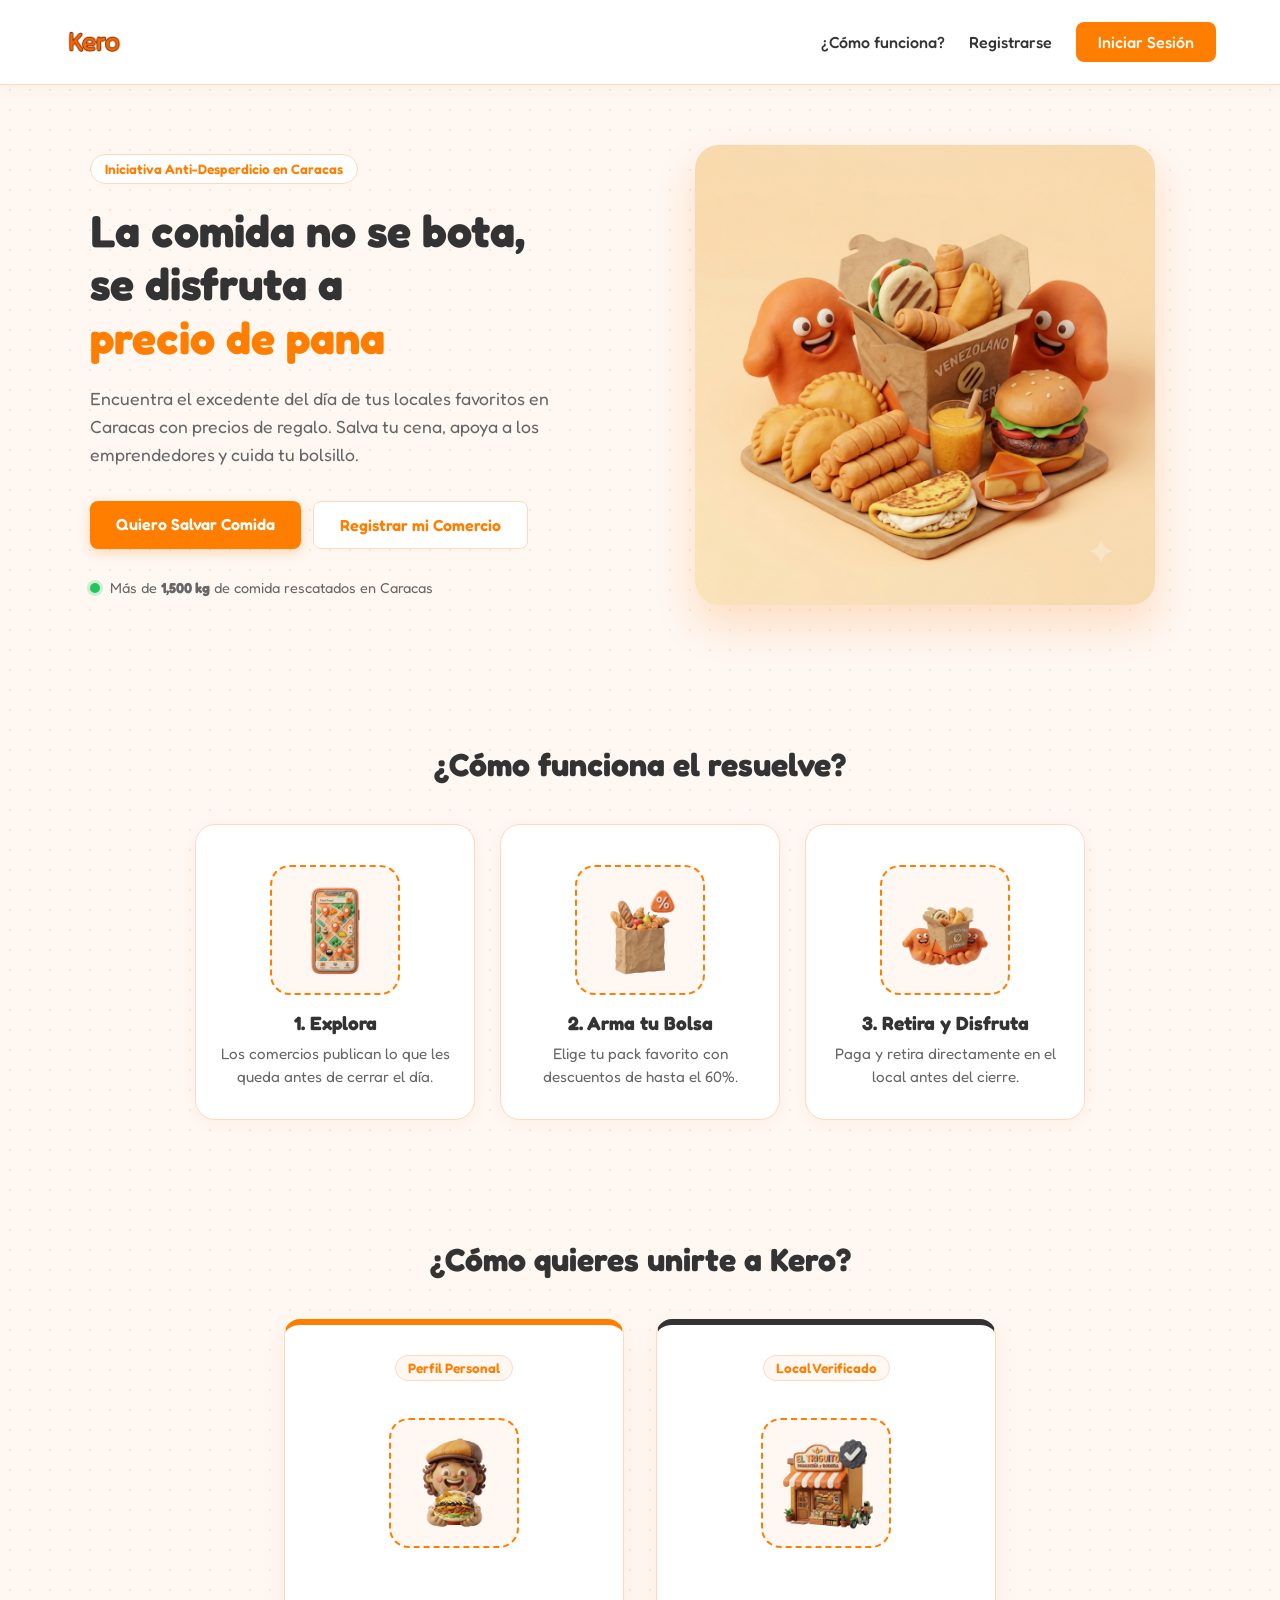
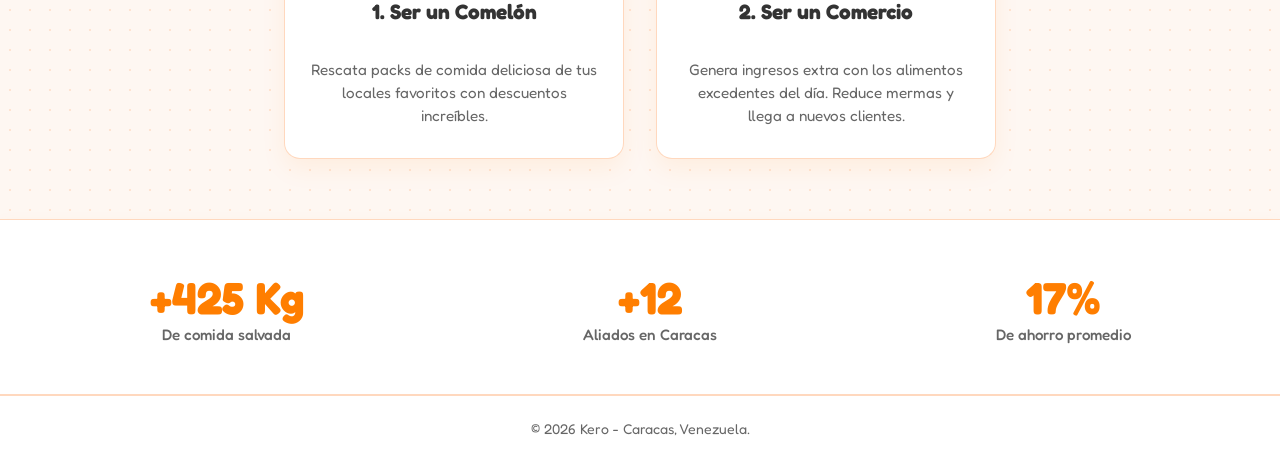
<file: index.html>
<!DOCTYPE html>
<html lang="es">
<head>
    <meta charset="UTF-8">
    <meta name="viewport" content="width=device-width, initial-scale=1.0">
    <title>Kero - Salva Comida, Apoya al Planeta</title>

    <!-- Tipografía Fredoka -->
    <link rel="preconnect" href="https://fonts.googleapis.com">
    <link rel="preconnect" href="https://fonts.gstatic.com" crossorigin>
    <link href="https://fonts.googleapis.com/css2?family=Fredoka:wght@400;500;600;700&display=swap" rel="stylesheet">

    <!-- Favicon -->
    <link rel="icon" type="image/png" href="img/logo-icono.png">
    <link rel="stylesheet" href="css/index.css"> 
</head>
<body class="body-index">

    <!-- NAVBAR -->
    <header class="navbar">
        <div class="brand-kero">
            <img src="img/logo-texto.png" alt="Kero" class="logo-texto">
        </div>
        <nav class="nav-links">
            <a href="#como-funciona">¿Cómo funciona?</a>
            <a href="#perfiles">Registrarse</a>
            <a href="views/login.html" class="btn-login-nav">Iniciar Sesión</a>
        </nav>
    </header>

    <!-- HERO SECTION EN 2 COLUMNAS -->
    <section class="hero-section">
        <div class="hero-container">
            <!-- Columna Izquierda: Texto y Acciones -->
            <div class="hero-content">
                <span class="badge-hero">Iniciativa Anti-Desperdicio en Caracas</span>
                <h1 class="hero-title">
                    La comida no se bota, <br>
                    se disfruta a <span class="destacado-naranja">precio de pana</span>
                </h1>
                <p class="hero-subtitle">
                    Encuentra el excedente del día de tus locales favoritos en Caracas con precios de regalo. Salva tu cena, apoya a los emprendedores y cuida tu bolsillo.
                </p>
                <div class="hero-buttons">
                    <a href="#perfiles" class="btn-hero primary">Quiero Salvar Comida</a>
                    <a href="#perfiles" class="btn-hero secondary">Registrar mi Comercio</a>
                </div>
                <div class="hero-social-proof">
                    <span class="dot-live"></span>
                    <p>Más de <strong>1,500 kg</strong> de comida rescatados en Caracas</p>
                </div>
            </div>

            <!-- Columna Derecha: Imagen Principal o Mockup -->
            <div class="hero-image-container">
                <img src="img/hero-comida.jpg" alt="Pack de comida Kero" class="hero-img">
            </div>
        </div>
    </section>

    <!-- CÓMO FUNCIONA -->
    <section id="como-funciona" class="seccion-pasos">
        <h2 class="titulo-seccion">¿Cómo funciona el resuelve?</h2>
        <div class="grid-pasos">
            <div class="tarjeta-paso">
               <img src="img/paso-explora.png" alt="Explora locales" class="img-placeholder card-img">
                <h3>1. Explora</h3>
                <p>Los comercios publican lo que les queda antes de cerrar el día.</p>
            </div>
            <div class="tarjeta-paso">
               <img src="img/paso-bolsa.png" alt="Arma tu bolsa" class="img-placeholder card-img">
                <h3>2. Arma tu Bolsa</h3>
                <p>Elige tu pack favorito con descuentos de hasta el 60%.</p>
            </div>
            <div class="tarjeta-paso">
              <img src="img/paso-retira.png" alt="Retira y disfruta" class="img-placeholder card-img">
                <h3>3. Retira y Disfruta</h3>
                <p>Paga y retira directamente en el local antes del cierre.</p>
            </div>
        </div>
    </section>

    <!-- PERFILES DE REGISTRO (TARJETAS 3D) -->
    <section id="perfiles" class="seccion-perfiles">
        <h2 class="titulo-seccion">¿Cómo quieres unirte a Kero?</h2>

        <div class="contenedor-flip-cards">

            <!-- TARJETA 1: COMELÓN -->
            <div class="flip-card">
                <div class="flip-card-inner">
                    <!-- Frente -->
                    <div class="flip-card-front card-comelon">
                        <span class="badge-card">Perfil Personal</span>
                       <img src="img/perfil-pana.png" alt="El Pana Comelón" class="img-placeholder card-img">
                        <h3>1. Ser un Comelón</h3>
                        <p>Rescata packs de comida deliciosa de tus locales favoritos con descuentos increíbles.</p>
                    </div>
                    <!-- Vuelta -->
                    <div class="flip-card-back card-comelon-back">
                        <h3>Requisitos para Comelones</h3>
                        <ul>
                            <li>Estar en Caracas o zonas con aliados.</li>
                            <li>Teléfono con conexión a internet.</li>
                            <li>Ganas de salvar comida a precios de oferta.</li>
                        </ul>
                        <a href="views/registro.html?perfil=comelon" class="btn-card primary-card">Registrarme como Comelón</a>
                    </div>
                </div>
            </div>

            <!-- TARJETA 2: COMERCIO -->
            <div class="flip-card">
                <div class="flip-card-inner">
                    <!-- Frente -->
                    <div class="flip-card-front card-comercio">
                        <span class="badge-card badge-verificado">Local Verificado</span>
                       <img src="img/perfil-negocio.png" alt="Local Aliado" class="img-placeholder card-img">
                        <h3>2. Ser un Comercio</h3>
                        <p>Genera ingresos extra con los alimentos excedentes del día. Reduce mermas y llega a nuevos clientes.</p>
                    </div>
                    <!-- Vuelta -->
                    <div class="flip-card-back card-comercio-back">
                        <h3>Requisitos para Comercios</h3>
                        <p class="texto-req"><strong>Indispensable:</strong> Vender o preparar alimentos en Caracas y contar con Pago Móvil o cuenta bancaria.</p>
                        <div class="box-verificado">
                            <strong>Insignia de Local Verificado</strong>
                            <p>Si posees Permiso Sanitario, Curso de Manipulación o RIF, obtienes la insignia para vender hasta un 50% más rápido.</p>
                        </div>
                        <a href="views/registro_comercio.php" class="btn-card secondary-card">Registrarme como Comercio</a>
                    </div>
                </div>
            </div>

        </div>
    </section>

    <!-- FRANJA DE IMPACTO CON ANIMACIÓN JS -->
    <section class="franja-impacto">
        <div class="metrica">
            <span class="num" data-target="1500" data-prefix="+" data-suffix=" Kg">0</span>
            <span class="txt">De comida salvada</span>
        </div>
        <div class="metrica">
            <span class="num" data-target="40" data-prefix="+" data-suffix="">0</span>
            <span class="txt">Aliados en Caracas</span>
        </div>
        <div class="metrica">
            <span class="num" data-target="60" data-prefix="" data-suffix="%">0</span>
            <span class="txt">De ahorro promedio</span>
        </div>
    </section>

    <!-- FOOTER -->
    <footer class="footer-kero">
        <p>© 2026 Kero - Caracas, Venezuela.</p>
    </footer>

    <!-- SCRIPT DE CONTADORES ANIMADOS -->
    <script>
        document.addEventListener('DOMContentLoaded', () => {
            const counters = document.querySelectorAll('.num');
            const section = document.querySelector('.franja-impacto');
            let started = false;

            const startCounter = () => {
                counters.forEach(counter => {
                    const target = +counter.getAttribute('data-target');
                    const prefix = counter.getAttribute('data-prefix') || '';
                    const suffix = counter.getAttribute('data-suffix') || '';
                    let count = 0;
                    const speed = target / 60;

                    const updateCount = () => {
                        count += speed;
                        if (count < target) {
                            counter.innerText = prefix + Math.ceil(count) + suffix;
                            setTimeout(updateCount, 25);
                        } else {
                            counter.innerText = prefix + target + suffix;
                        }
                    };
                    updateCount();
                });
            };

            window.addEventListener('scroll', () => {
                if (!section) return;
                const sectionPos = section.getBoundingClientRect().top;
                const screenPos = window.innerHeight / 1.2;

                if (sectionPos < screenPos && !started) {
                    started = true;
                    startCounter();
                }
            });
        });
    </script>
    
    <!-- SCRIPT PARA FORZAR EL DESPLAZAMIENTO A #PERFILES -->
    <script>
        window.addEventListener('load', () => {
            if (window.location.hash === '#perfiles') {
                const seccionPerfiles = document.getElementById('perfiles');
                if (seccionPerfiles) {
                    setTimeout(() => {
                        seccionPerfiles.scrollIntoView({ behavior: 'smooth' });
                    }, 100);
                }
            }
        });
    </script>
    
</body>
</html>
</file>
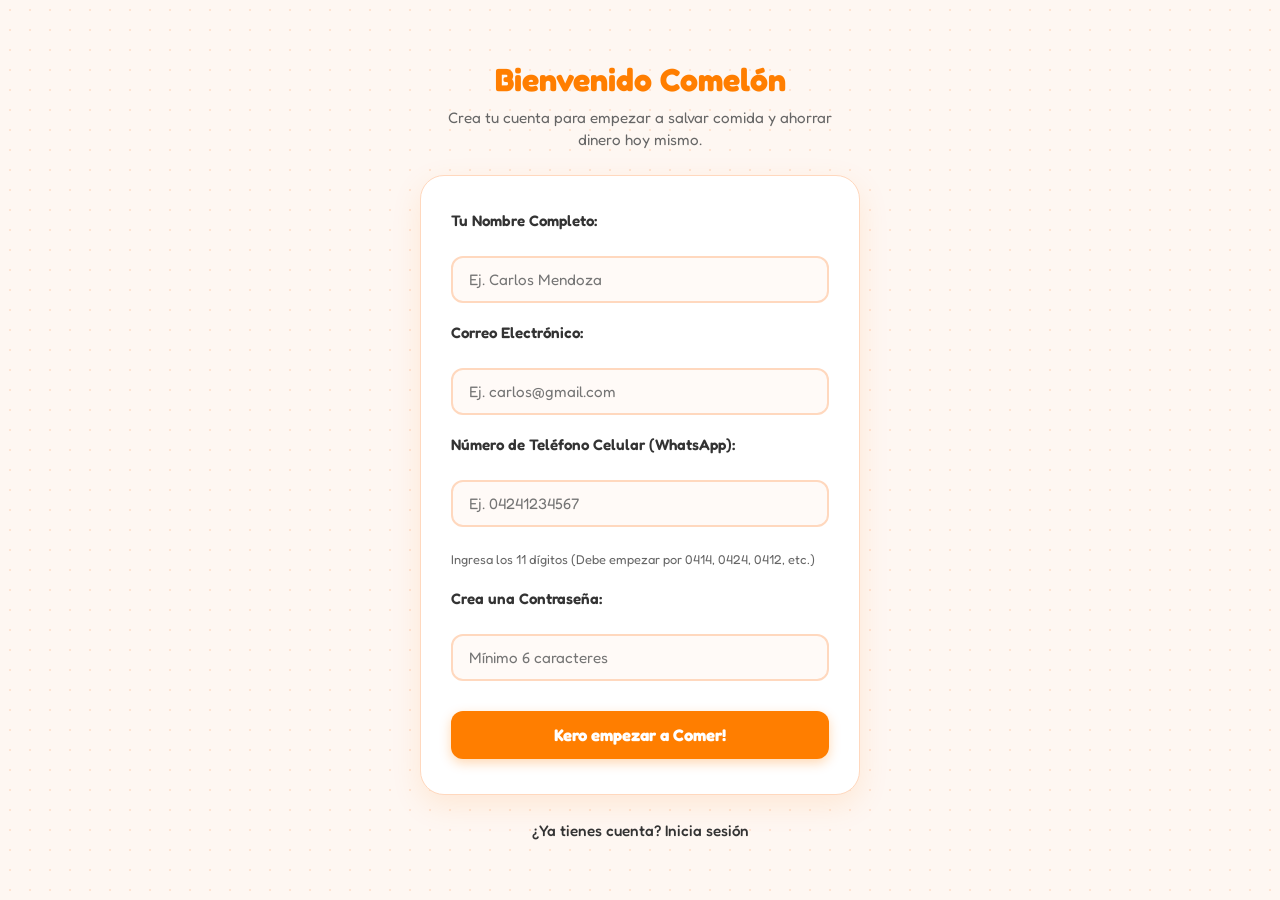
<file: views/registro.html>
<!DOCTYPE html>
<html lang="es">
<head>
    <meta charset="UTF-8">
    <title>Kero - Registro de Comelón</title>
     <!-- Tipografía Fredoka -->
    <link rel="preconnect" href="https://fonts.googleapis.com">
    <link rel="preconnect" href="https://fonts.gstatic.com" crossorigin>
    <link href="https://fonts.googleapis.com/css2?family=Fredoka:wght@400;500;600;700&display=swap" rel="stylesheet">

    <!-- Favicon -->
    <link rel="icon" type="image/png" href="../img/logo-icono.png">
    <link rel="stylesheet" href="../css/comelon.css"> 
</head>
<body>

    <header class="cabecera-registro">
        <h2>Bienvenido Comelón</h2>
        <p>Crea tu cuenta para empezar a salvar comida y ahorrar dinero hoy mismo.</p>
    </header>

    <hr>

    <main class="contenido-registro">
        <form action="../modules/procesar_registro.php" method="POST" class="form-registro-comelon">
            <p class="campo-form">
                <label for="nombre">Tu Nombre Completo:</label><br>
                <input type="text" id="nombre" name="nombre" required placeholder="Ej. Carlos Mendoza" class="input-texto">
            </p>
            <p class="campo-form">
                <label for="correo">Correo Electrónico:</label><br>
                <input type="email" id="correo" name="correo" required placeholder="Ej. carlos@gmail.com" class="input-email">
            </p>
            
            <p class="campo-form">
                <label for="telefono">Número de Teléfono Celular (WhatsApp):</label><br>
                <input type="tel" id="telefono" name="telefono" required 
                       pattern="^(0414|0424|0412|0416|0426)[0-9]{7}$" 
                       placeholder="Ej. 04241234567" class="input-tel">
                <br><small class="texto-ayuda">Ingresa los 11 dígitos (Debe empezar por 0414, 0424, 0412, etc.)</small>
            </p>

            <p class="campo-form">
                <label for="password">Crea una Contraseña:</label><br>
                <input type="password" id="password" name="password" required placeholder="Mínimo 6 caracteres" class="input-password">
            </p>
            
            <p class="campo-boton">
                <button type="submit" class="btn-registro-comelon">Kero empezar a Comer!</button>
            </p>
        </form>
    </main>

    <footer class="pie-registro">
        <p><a href="login.html" class="enlace-login">¿Ya tienes cuenta? Inicia sesión</a></p>
    </footer>

   <!-- VENTANA MODAL DE NOTIFICACIÓN (Oculta hasta que hay un aviso) -->
 <div id="modal-notificacion" class="modal-overlay">
    <div class="modal-caja">
        <div id="modal-icono" class="modal-icono">⚠️</div>
        <h3 id="modal-titulo">¡Atención!</h3>
        <p id="modal-mensaje">Mensaje...</p>
        <button type="button" id="btn-cerrar-modal" class="btn-modal">Entendido</button>
    </div>
 </div>

  <script src="../js/alerta.js"></script>

</body>
</html>
</file>
<file: css/index.css>
/* ESTILOS KERO - INDEX COMPLETO  */

/* Reseteo global usando la tipografía Fredoka */
* {
    box-sizing: border-box;
    margin: 0;
    padding: 0;
    font-family: 'Fredoka', sans-serif;
}

/* Variables globales de diseño */
:root {
    --naranja-kero: #ff7e00;
    --naranja-hover: #e06d00;
    --naranja-suave: #ffd8be;
    --fondo-puntos: #ffe3d1;
    --fondo-principal: #fef7f2;
    --blanco: #ffffff;
    --texto-principal: #333333;
    --texto-secundario: #666666;
}

/* Fondo principal de la página (Trama de puntos) */
.body-index {
    background-color: var(--fondo-principal);
    background-image: radial-gradient(var(--fondo-puntos) 1px, transparent 1px);
    background-size: 20px 20px;
    color: var(--texto-principal);
    overflow-x: hidden;
}

/* NAVBAR */
.navbar {
    position: sticky;
    top: 0;
    z-index: 1000;
    background-color: var(--blanco);
    display: flex;
    justify-content: space-between;
    align-items: center;
    padding: 12px 5%;
    border-bottom: 1px solid var(--naranja-suave);
    box-shadow: 0 4px 15px rgba(255, 126, 0, 0.05);
}

.logo-texto {
    height: 60px;
    width: auto;
    display: block;
    object-fit: contain;
}

.nav-links {
    display: flex;
    align-items: center;
}

.nav-links a {
    text-decoration: none;
    color: var(--texto-principal);
    font-weight: 500;
    margin-left: 24px;
    font-size: 1rem;
    transition: color 0.2s ease;
}

.nav-links a:hover {
    color: var(--naranja-kero);
}

.btn-login-nav {
    background-color: var(--naranja-kero);
    color: var(--blanco) !important;
    padding: 10px 22px;
    border-radius: 8px;
    font-weight: 600;
    transition: background-color 0.2s ease, transform 0.1s ease !important;
}

.btn-login-nav:hover {
    background-color: var(--naranja-hover) !important;
}

.btn-login-nav:active {
    transform: scale(0.98);
}

/* HERO SECTION - LAYOUT 2 COLUMNAS */
.hero-section {
    padding: 60px 5% 80px;
}

.hero-container {
    max-width: 1100px;
    margin: 0 auto;
    display: flex;
    align-items: center;
    justify-content: space-between;
    gap: 40px;
}

.hero-content {
    flex: 1;
    text-align: left;
}

.badge-hero {
    display: inline-block;
    background-color: var(--blanco);
    color: var(--naranja-kero);
    border: 1px solid var(--naranja-suave);
    padding: 6px 14px;
    border-radius: 20px;
    font-size: 0.85rem;
    font-weight: 600;
    margin-bottom: 20px;
}

.hero-title {
    font-size: 2.8rem;
    color: var(--texto-principal);
    line-height: 1.2;
    font-weight: 700;
    margin-bottom: 20px;
}

.destacado-naranja {
    color: var(--naranja-kero);
    position: relative;
    display: inline-block;
}

.hero-subtitle {
    font-size: 1.1rem;
    color: var(--texto-secundario);
    line-height: 1.6;
    margin-bottom: 32px;
    max-width: 520px;
}

.hero-buttons {
    display: flex;
    gap: 12px;
    flex-wrap: wrap;
    margin-bottom: 30px;
}

.btn-hero {
    display: inline-block;
    text-decoration: none;
    font-size: 1rem;
    font-weight: 600;
    padding: 13px 26px;
    border-radius: 8px;
    transition: all 0.2s ease;
}

.btn-hero.primary {
    background-color: var(--naranja-kero);
    color: var(--blanco);
    box-shadow: 0 4px 12px rgba(255, 126, 0, 0.25);
}

.btn-hero.primary:hover {
    background-color: var(--naranja-hover);
}

.btn-hero.secondary {
    background-color: var(--blanco);
    color: var(--naranja-kero);
    border: 1px solid var(--naranja-suave);
}

.btn-hero.secondary:hover {
    border-color: var(--naranja-kero);
    background-color: #fffaf7;
}

.hero-social-proof {
    display: flex;
    align-items: center;
    gap: 10px;
    font-size: 0.9rem;
    color: var(--texto-secundario);
}

.dot-live {
    width: 10px;
    height: 10px;
    background-color: #22c55e;
    border-radius: 50%;
    box-shadow: 0 0 0 3px rgba(34, 197, 94, 0.2);
}

/* IMAGEN DEL HERO (JPG) CON SOMBRA INTENSA */
.hero-image-container {
    flex: 1;
    display: flex;
    justify-content: center;
    align-items: center;
}

.hero-img {
    width: 100%;
    max-width: 460px;
    height: auto;
    border-radius: 24px;
    box-shadow: 0 20px 40px rgba(255, 126, 0, 0.2);
    object-fit: cover;
    transition: transform 0.3s ease, box-shadow 0.3s ease;
}

.hero-img:hover {
    transform: translateY(-8px);
    box-shadow: 0 25px 50px rgba(255, 126, 0, 0.3);
}

/* SECCIÓN ¿CÓMO FUNCIONA EL RESUELVE? */
.seccion-pasos {
    padding: 60px 20px;
    text-align: center;
}

.titulo-seccion {
    font-size: 2rem;
    color: var(--texto-principal);
    margin-bottom: 40px;
    font-weight: 700;
}

.grid-pasos {
    display: flex;
    justify-content: center;
    gap: 25px;
    flex-wrap: wrap;
    max-width: 1000px;
    margin: 0 auto;
}

/* TARJETAS CON BRILLO INTENSO AL HOVER */
.tarjeta-paso {
    background: var(--blanco);
    padding: 30px 24px;
    border-radius: 20px;
    width: 280px;
    border: 1.5px solid var(--naranja-suave);
    box-shadow: 0 4px 15px rgba(255, 126, 0, 0.05);
    cursor: pointer;
    transition: all 0.3s cubic-bezier(0.25, 0.8, 0.25, 1);
}

.tarjeta-paso:hover {
    transform: translateY(-8px);
    border-color: var(--naranja-kero);
    box-shadow: 0 12px 30px rgba(255, 126, 0, 0.35), 
                0 0 25px rgba(255, 126, 0, 0.25);
}

.tarjeta-paso h3 {
    color: var(--texto-principal);
    margin: 16px 0 8px;
    font-size: 1.2rem;
}

.tarjeta-paso p {
    color: var(--texto-secundario);
    font-size: 0.95rem;
    line-height: 1.5;
}

/* PLACEHOLDERS DE IMÁGENES */
.img-placeholder {
    width: 65px;
    height: 65px;
    background-color: var(--fondo-principal);
    border: 1px dashed var(--naranja-kero);
    border-radius: 12px;
    margin: 0 auto;
}


.img-placeholder.card-img {
    width: 130px;
    height: 130px;
    margin: 10px auto 15px;
    object-fit: contain;
    border: 2px dashed var(--naranja-kero); 
    border-radius: 20px;                    
    padding: 10px;                           
    background-color: var(--fondo-principal);
    display: flex;
    align-items: center;
    justify-content: center;
}

/* SECCIÓN DE TARJETAS 3D (REGISTRO) */
.seccion-perfiles {
    padding: 60px 20px;
    text-align: center;
}

.contenedor-flip-cards {
    display: flex;
    justify-content: center;
    gap: 32px;
    flex-wrap: wrap;
}

.flip-card {
    background-color: transparent;
    width: 340px;
    height: 440px;
    perspective: 1000px;
}

.flip-card-inner {
    position: relative;
    width: 100%;
    height: 100%;
    text-align: center;
    transition: transform 0.6s ease;
    transform-style: preserve-3d;
}

.flip-card:hover .flip-card-inner {
    transform: rotateY(180deg);
}

.flip-card-front, .flip-card-back {
    position: absolute;
    width: 100%;
    height: 100%;
    backface-visibility: hidden;
    border-radius: 16px;
    padding: 30px 24px;
    box-sizing: border-box;
    display: flex;
    flex-direction: column;
    justify-content: space-between;
    background-color: var(--blanco);
    border: 1px solid var(--naranja-suave);
    box-shadow: 0 10px 25px rgba(255, 126, 0, 0.08);
}

.card-comelon {
    border-top: 6px solid var(--naranja-kero);
}

.card-comercio {
    border-top: 6px solid var(--texto-principal);
}

.badge-card {
    align-self: center;
    background: var(--fondo-principal);
    color: var(--naranja-kero);
    padding: 4px 12px;
    border-radius: 20px;
    font-size: 0.85rem;
    font-weight: 600;
    border: 1px solid var(--naranja-suave);
}

.flip-card-front h3 {
    color: var(--texto-principal);
    margin: 8px 0;
    font-size: 1.3rem;
}

.flip-card-front p {
    color: var(--texto-secundario);
    font-size: 0.95rem;
    line-height: 1.5;
}

.indicador-giro {
    font-size: 0.85rem;
    color: var(--texto-secundario);
}

.flip-card-back {
    transform: rotateY(180deg);
    text-align: left;
}

.card-comelon-back {
    border-top: 6px solid var(--naranja-kero);
}

.card-comercio-back {
    border-top: 6px solid var(--texto-principal);
}

.flip-card-back h3 {
    color: var(--texto-principal);
    margin-top: 0;
    font-size: 1.25rem;
}

.flip-card-back ul {
    padding-left: 18px;
    color: var(--texto-secundario);
    font-size: 0.9rem;
    line-height: 1.6;
}

.texto-req {
    font-size: 0.88rem;
    color: var(--texto-secundario);
}

.box-verificado {
    background: var(--fondo-principal);
    padding: 12px;
    border-radius: 8px;
    font-size: 0.82rem;
    border: 1px solid var(--naranja-suave);
    border-left: 3px solid var(--naranja-kero);
}

.box-verificado strong {
    color: var(--texto-principal);
}

.box-verificado p {
    margin: 4px 0 0;
    color: var(--texto-secundario);
}

.btn-card {
    display: block;
    text-align: center;
    text-decoration: none;
    font-weight: 600;
    padding: 12px;
    border-radius: 8px;
    font-size: 0.95rem;
    transition: background-color 0.2s ease;
}

.btn-card.primary-card {
    background-color: var(--naranja-kero);
    color: var(--blanco);
}

.btn-card.primary-card:hover {
    background-color: var(--naranja-hover);
}

.btn-card.secondary-card {
    background-color: var(--texto-principal);
    color: var(--blanco);
}

.btn-card.secondary-card:hover {
    background-color: #000000;
}

/* FRANJA DE IMPACTO */
.franja-impacto {
    background-color: var(--blanco);
    border-top: 1px solid var(--naranja-suave);
    border-bottom: 1px solid var(--naranja-suave);
    display: flex;
    justify-content: space-around;
    padding: 50px 20px;
    flex-wrap: wrap;
    gap: 20px;
    box-shadow: 0 4px 15px rgba(255, 126, 0, 0.05);
}

.metrica {
    display: flex;
    flex-direction: column;
    text-align: center;
}

.metrica .num {
    font-size: 2.8rem;
    font-weight: 700;
    color: var(--naranja-kero);
}

.metrica .txt {
    font-size: 0.95rem;
    color: var(--texto-secundario);
    font-weight: 500;
}

/* FOOTER */
.footer-kero {
    background-color: var(--blanco);
    color: var(--texto-secundario);
    text-align: center;
    padding: 24px 20px;
    font-size: 0.88rem;
    border-top: 1px solid var(--naranja-suave);
}

/* RESPONSIVO */
@media (max-width: 850px) {
    .hero-container {
        flex-direction: column;
        text-align: center;
    }
    .hero-content {
        text-align: center;
    }
    .hero-subtitle {
        margin-left: auto;
        margin-right: auto;
    }
    .hero-buttons {
        justify-content: center;
    }
    .hero-social-proof {
        justify-content: center;
    }
}
</file>
<file: css/comelon.css>
/* KERO - ESTILOS REGISTRO COMELÓN */

/* Importación de la fuente Fredoka desde Google Fonts */
@import url('https://fonts.googleapis.com/css2?family=Fredoka:wght@300;400;500;600;700&display=swap');

/* Reseteo Global */
* {
    box-sizing: border-box;
    margin: 0;
    padding: 0;
    font-family: 'Fredoka', sans-serif;
}

/* Variables globales de color (Misma paleta Kero) */
:root {
    --naranja-kero: #ff7e00;
    --naranja-hover: #e06d00;
    --naranja-suave: #ffd8be;
    --fondo-puntos: #ffe3d1;
    --fondo-principal: #fef7f2;
    --blanco: #ffffff;
    --texto-principal: #333333;
    --texto-secundario: #666666;
    --sombra: rgba(255, 126, 0, 0.12);
}

/* Fondo con trama de puntos y centrado del formulario */
body {
    background-color: var(--fondo-principal);
    background-image: radial-gradient(var(--fondo-puntos) 1px, transparent 1px);
    background-size: 20px 20px;
    color: var(--texto-principal);
    min-height: 100vh;
    display: flex;
    flex-direction: column;
    justify-content: center;
    align-items: center;
    padding: 30px 20px;
}

/* Ocultar la línea <hr> tradicional para usar un diseño de tarjeta limpio */
hr {
    display: none;
}

/* CABECERA Y TITULOS */
.cabecera-registro {
    text-align: center;
    margin-bottom: 25px;
    max-width: 420px;
}

.cabecera-registro h2 {
    font-size: 2rem;
    color: var(--naranja-kero);
    font-weight: 700;
    margin-bottom: 8px;
}

.cabecera-registro p {
    font-size: 0.95rem;
    color: var(--texto-secundario);
    line-height: 1.4;
}

/* TARJETA DEL FORMULARIO */
.contenido-registro {
    background-color: var(--blanco);
    width: 100%;
    max-width: 440px;
    padding: 35px 30px;
    border-radius: 24px;
    border: 1.5px solid var(--naranja-suave);
    box-shadow: 0 10px 30px var(--sombra);
}

.form-registro-comelon {
    display: flex;
    flex-direction: column;
    gap: 20px;
}

/* ESTILOS DE CADA CAMPO */
.campo-form {
    display: flex;
    flex-direction: column;
}

.campo-form label {
    font-size: 0.95rem;
    font-weight: 600;
    color: var(--texto-principal);
    margin-bottom: 6px;
}

/* INPUTS DE TEXTO, EMAIL, TELÉFONO Y PASSWORD */
.input-texto,
.input-email,
.input-tel,
.input-password {
    width: 100%;
    padding: 12px 16px;
    border: 2px solid var(--naranja-suave);
    border-radius: 12px;
    font-size: 0.95rem;
    color: var(--texto-principal);
    background-color: #fffaf7;
    outline: none;
    transition: all 0.2s ease;
}

/* Efecto de enfoque (Focus) en los inputs */
.input-texto:focus,
.input-email:focus,
.input-tel:focus,
.input-password:focus {
    border-color: var(--naranja-kero);
    background-color: var(--blanco);
    box-shadow: 0 0 0 4px rgba(255, 126, 0, 0.15);
}

/* Texto de ayuda debajo del teléfono */
.texto-ayuda {
    display: block;
    margin-top: 5px;
    font-size: 0.8rem;
    color: var(--texto-secundario);
    line-height: 1.3;
}

/* BOTÓN DE REGISTRO */
.campo-boton {
    margin-top: 10px;
}

.btn-registro-comelon {
    width: 100%;
    padding: 14px;
    background-color: var(--naranja-kero);
    color: var(--blanco);
    border: none;
    border-radius: 12px;
    font-size: 1.05rem;
    font-weight: 700;
    cursor: pointer;
    box-shadow: 0 4px 12px rgba(255, 126, 0, 0.3);
    transition: all 0.2s ease;
}

.btn-registro-comelon:hover {
    background-color: var(--naranja-hover);
    transform: translateY(-2px);
    box-shadow: 0 6px 18px rgba(255, 126, 0, 0.4);
}

.btn-registro-comelon:active {
    transform: translateY(0);
}

/* PIE DE PÁGINA Y ENLACE LOGIN */
.pie-registro {
    margin-top: 25px;
    text-align: center;
}

.enlace-login {
    color: var(--texto-principal);
    text-decoration: none;
    font-size: 0.95rem;
    font-weight: 500;
    transition: color 0.2s ease;
}

.enlace-login:hover {
    color: var(--naranja-kero);
    text-decoration: underline;
}

/* ADAPTACIÓN MÓVIL */
@media (max-width: 480px) {
    .contenido-registro {
        padding: 25px 20px;
    }
    
    .cabecera-registro h2 {
        font-size: 1.7rem;
    }
}

/* ESTILOS DE LA MODAL / NOTIFICACIÓN FLO */
.modal-overlay {
    position: fixed;
    top: 0;
    left: 0;
    width: 100%;
    height: 100%;
    background-color: rgba(0, 0, 0, 0.5);
    backdrop-filter: blur(4px);
    display: flex;
    justify-content: center;
    align-items: center;
    opacity: 0;
    pointer-events: none;
    transition: opacity 0.3s ease;
    z-index: 1000;
}

/* Estado Activo */
.modal-overlay.activo {
    opacity: 1;
    pointer-events: auto;
}

.modal-caja {
    background: #ffffff;
    width: 90%;
    max-width: 380px;
    padding: 25px 20px;
    border-radius: 20px;
    text-align: center;
    border: 2px solid #ffd8be;
    box-shadow: 0 10px 30px rgba(0, 0, 0, 0.15);
    transform: translateY(-20px);
    transition: transform 0.3s ease;
}

.modal-overlay.activo .modal-caja {
    transform: translateY(0);
}

.modal-icono {
    font-size: 2.5rem;
    margin-bottom: 10px;
}

.modal-caja h3 {
    font-size: 1.3rem;
    color: #ff7e00;
    margin-bottom: 8px;
}

.modal-caja p {
    font-size: 0.95rem;
    color: #555555;
    margin-bottom: 20px;
    line-height: 1.4;
}

.btn-modal {
    width: 100%;
    padding: 12px;
    background-color: #ff7e00;
    color: white;
    border: none;
    border-radius: 10px;
    font-size: 1rem;
    font-weight: 700;
    cursor: pointer;
    transition: background 0.2s ease;
}

.btn-modal:hover {
    background-color: #e06d00;
}
</file>
